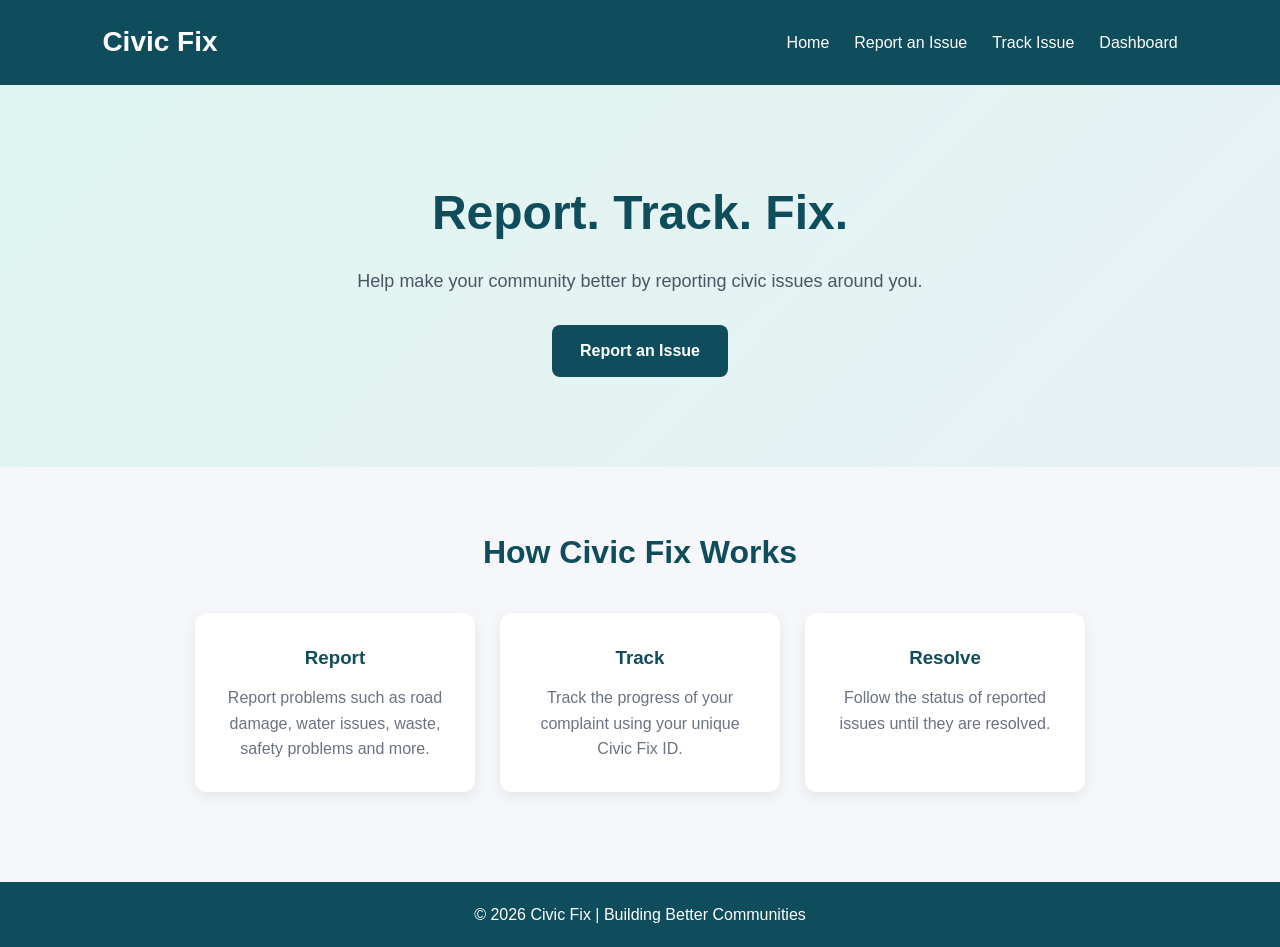
<file: index.html>
<!DOCTYPE html>
<html lang="en">
<head>
    <meta charset="UTF-8">
    <meta name="viewport" content="width=device-width, initial-scale=1.0">

    <title>Civic Fix</title>

    <link rel="stylesheet" href="css/style.css">
</head>

<body>

    <header>
        <h1>Civic Fix</h1>

        <nav>
            <a href="index.html">Home</a>
            <a href="report.html">Report an Issue</a>
            <a href="track.html">Track Issue</a>
            <a href="dashboard.html">Dashboard</a>
        </nav>
    </header>


    <main>

        <section class="hero">

            <h2>Report. Track. Fix.</h2>

            <p>
                Help make your community better by reporting
                civic issues around you.
            </p>

            <a href="report.html" class="button">
                Report an Issue
            </a>

        </section>


        <section class="features">

            <h2>How Civic Fix Works</h2>

            <div class="feature-container">

                <div class="feature-card">
                    <h3> Report</h3>
                    <p>
                        Report problems such as road damage,
                        water issues, waste, safety problems and more.
                    </p>
                </div>

                <div class="feature-card">
                    <h3> Track</h3>
                    <p>
                        Track the progress of your complaint
                        using your unique Civic Fix ID.
                    </p>
                </div>

                <div class="feature-card">
                    <h3> Resolve</h3>
                    <p>
                        Follow the status of reported issues
                        until they are resolved.
                    </p>
                </div>

            </div>

        </section>

    </main>


    <footer>
        <p>© 2026 Civic Fix | Building Better Communities</p>
    </footer>

</body>
</html>
</file>
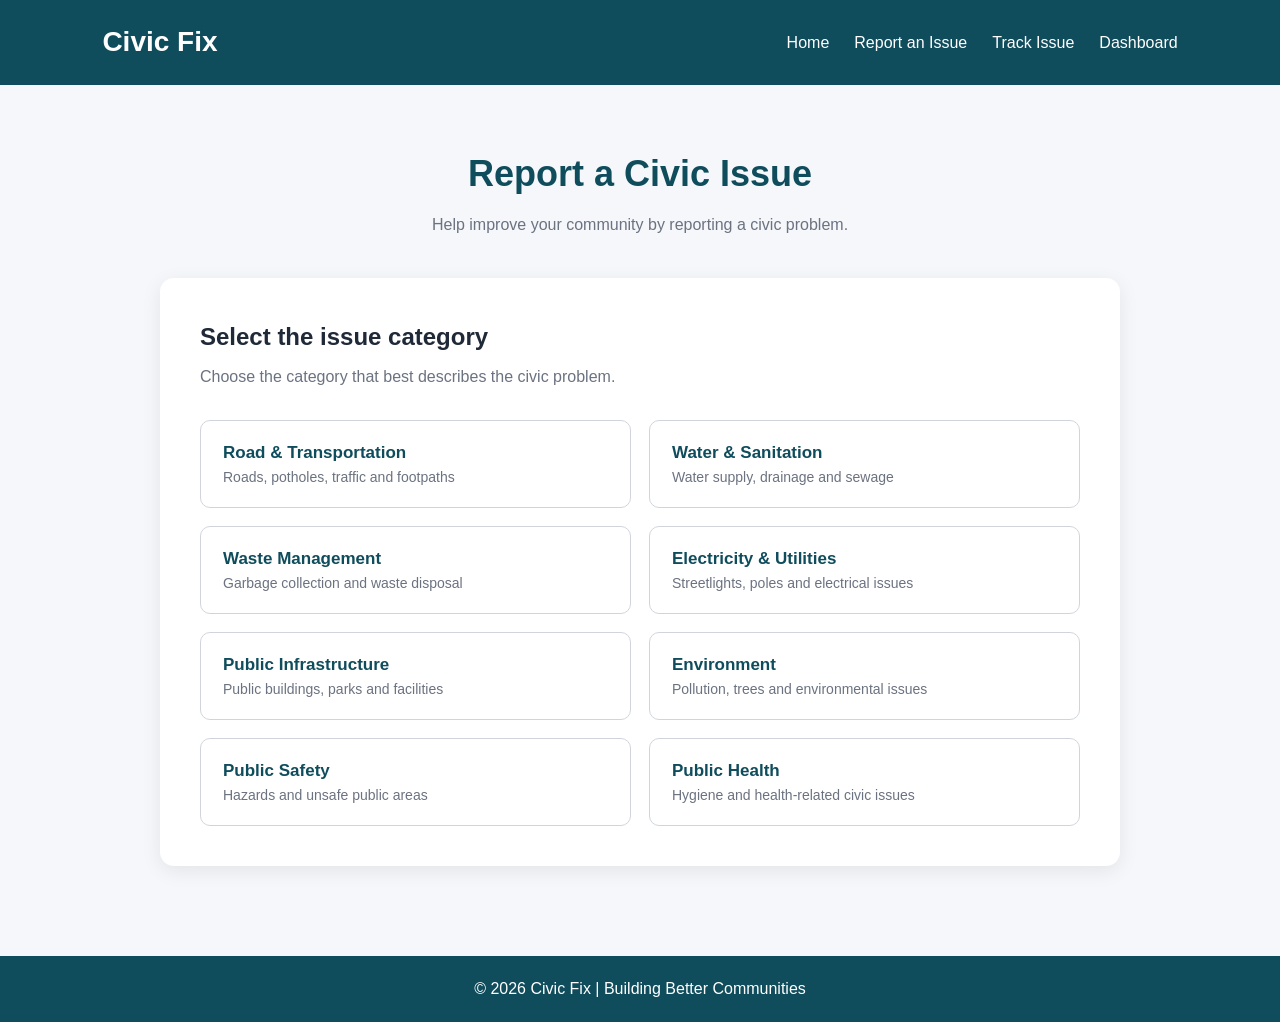
<file: report.html>
<!DOCTYPE html>
<html lang="en">
<head>
    <meta charset="UTF-8">
    <meta name="viewport" content="width=device-width, initial-scale=1.0">

    <title>Report an Issue | Civic Fix</title>

    <link rel="stylesheet" href="css/style.css">
</head>

<body>

    <header>
        <h1>Civic Fix</h1>

        <nav>
            <a href="index.html">Home</a>
            <a href="report.html">Report an Issue</a>
            <a href="track.html">Track Issue</a>
            <a href="dashboard.html">Dashboard</a>
        </nav>
    </header>


    <main>

        <section class="report-section">

            <div class="report-header">
                <h2>Report a Civic Issue</h2>

                <p>
                    Help improve your community by reporting
                    a civic problem.
                </p>
            </div>


            <div class="form-card">

                <h3>Select the issue category</h3>

                <p class="form-description">
                    Choose the category that best describes
                    the civic problem.
                </p>


                <div class="category-grid">

                    <button class="category-card">
                        <strong>Road & Transportation</strong>
                        <span>Roads, potholes, traffic and footpaths</span>
                    </button>

                    <button class="category-card">
                        <strong>Water & Sanitation</strong>
                        <span>Water supply, drainage and sewage</span>
                    </button>

                    <button class="category-card">
                        <strong>Waste Management</strong>
                        <span>Garbage collection and waste disposal</span>
                    </button>

                    <button class="category-card">
                        <strong>Electricity & Utilities</strong>
                        <span>Streetlights, poles and electrical issues</span>
                    </button>

                    <button class="category-card">
                        <strong>Public Infrastructure</strong>
                        <span>Public buildings, parks and facilities</span>
                    </button>

                    <button class="category-card">
                        <strong>Environment</strong>
                        <span>Pollution, trees and environmental issues</span>
                    </button>

                    <button class="category-card">
                        <strong>Public Safety</strong>
                        <span>Hazards and unsafe public areas</span>
                    </button>

                    <button class="category-card">
                        <strong>Public Health</strong>
                        <span>Hygiene and health-related civic issues</span>
                    </button>

                </div>

            </div>

        </section>

    </main>


    <footer>
        <p>© 2026 Civic Fix | Building Better Communities</p>
    </footer>


    <script src="js/report.js"></script>

</body>
</html>
</file>
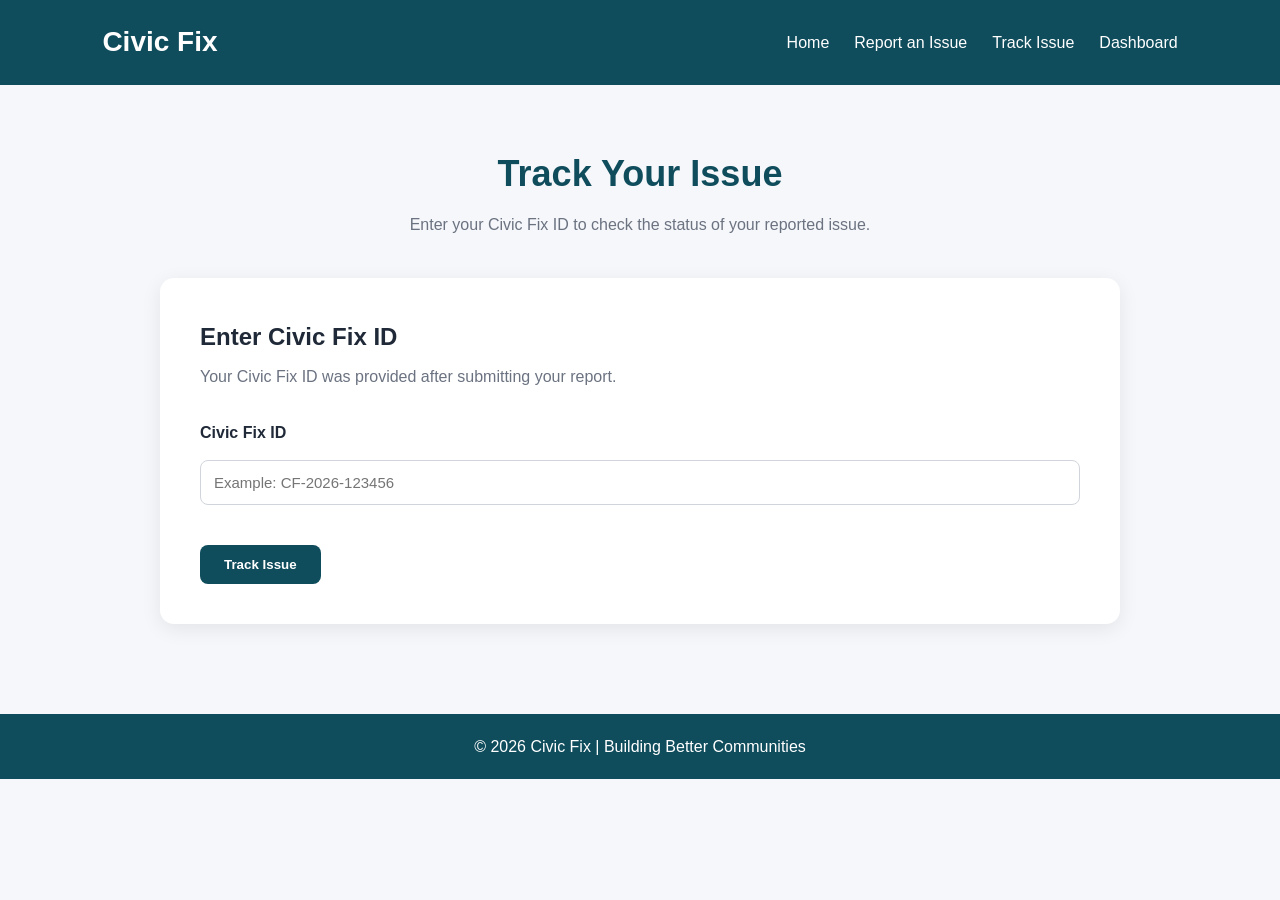
<file: track.html>
<!DOCTYPE html>
<html lang="en">

<head>

    <meta charset="UTF-8">

    <meta name="viewport" content="width=device-width, initial-scale=1.0">

    <title>Track Issue | Civic Fix</title>

    <link rel="stylesheet" href="css/style.css">

</head>


<body>

    <header>

        <h1>Civic Fix</h1>

        <nav>

            <a href="index.html">Home</a>

            <a href="report.html">Report an Issue</a>

            <a href="track.html">Track Issue</a>

            <a href="dashboard.html">Dashboard</a>

        </nav>

    </header>


    <main>

        <section class="report-section">

            <div class="report-header">

                <h2>Track Your Issue</h2>

                <p>
                    Enter your Civic Fix ID to check the status
                    of your reported issue.
                </p>

            </div>


            <div class="form-card">

                <h3>Enter Civic Fix ID</h3>

                <p class="form-description">
                    Your Civic Fix ID was provided after submitting
                    your report.
                </p>


                <label class="upload-label">
                    Civic Fix ID
                </label>


                <input
                    type="text"
                    id="civicFixId"
                    class="location-input"
                    placeholder="Example: CF-2026-123456"
                >


                <button
                    class="continue-button"
                    onclick="trackIssue()"
                >
                    Track Issue
                </button>


                <div id="trackResult"></div>

            </div>

        </section>

    </main>


    <footer>

        <p>
            © 2026 Civic Fix | Building Better Communities
        </p>

    </footer>


    <script src="js/track.js"></script>

</body>

</html>
</file>
<file: css/style.css>
/* =========================
   Civic Fix - Main Styles
   ========================= */

* {
    margin: 0;
    padding: 0;
    box-sizing: border-box;
}

body {
    font-family: Arial, sans-serif;
    background-color: #f5f7fa;
    color: #1f2937;
    line-height: 1.6;
}

/* =========================
   Header
   ========================= */

header {
    background-color: #0f4c5c;
    color: white;
    padding: 20px 8%;
    display: flex;
    justify-content: space-between;
    align-items: center;
}

header h1 {
    font-size: 28px;
}

nav {
    display: flex;
    gap: 25px;
}

nav a {
    color: white;
    text-decoration: none;
    font-weight: 500;
}

nav a:hover {
    text-decoration: underline;
}

/* =========================
   Hero Section
   ========================= */

.hero {
    text-align: center;
    padding: 90px 20px;
    background: linear-gradient(
        135deg,
        #dff6f0,
        #e8f1f5
    );
}

.hero h2 {
    font-size: 48px;
    color: #0f4c5c;
    margin-bottom: 15px;
}

.hero p {
    font-size: 18px;
    max-width: 650px;
    margin: 0 auto 30px;
    color: #4b5563;
}

.button {
    display: inline-block;
    background-color: #0f4c5c;
    color: white;
    padding: 13px 28px;
    border-radius: 8px;
    text-decoration: none;
    font-weight: bold;
}

.button:hover {
    background-color: #083642;
}

/* =========================
   Features
   ========================= */

.features {
    padding: 60px 8%;
    text-align: center;
}

.features h2 {
    font-size: 32px;
    margin-bottom: 35px;
    color: #0f4c5c;
}

.feature-container {
    display: flex;
    justify-content: center;
    gap: 25px;
    flex-wrap: wrap;
}

.feature-card {
    background-color: white;
    width: 280px;
    padding: 30px;
    border-radius: 12px;
    box-shadow: 0 4px 15px rgba(0, 0, 0, 0.08);
}

.feature-card h3 {
    margin-bottom: 12px;
    color: #0f4c5c;
}

.feature-card p {
    color: #6b7280;
}

/* =========================
   Footer
   ========================= */

footer {
    background-color: #0f4c5c;
    color: white;
    text-align: center;
    padding: 20px;
    margin-top: 30px;
}

/* =========================
   Mobile Responsive Design
   ========================= */

@media (max-width: 768px) {

    header {
        flex-direction: column;
        gap: 15px;
        text-align: center;
    }

    nav {
        flex-wrap: wrap;
        justify-content: center;
        gap: 15px;
    }

    .hero {
        padding: 60px 20px;
    }

    .hero h2 {
        font-size: 36px;
    }

    .feature-card {
        width: 100%;
        max-width: 350px;
    }
}
/* =========================
   Report Issue Page
   ========================= */

.report-section {
    max-width: 1000px;
    margin: 0 auto;
    padding: 60px 20px;
}

.report-header {
    text-align: center;
    margin-bottom: 40px;
}

.report-header h2 {
    font-size: 36px;
    color: #0f4c5c;
    margin-bottom: 10px;
}

.report-header p {
    color: #6b7280;
}


/* Progress indicator */

.progress-container {
    display: flex;
    align-items: center;
    justify-content: center;
    margin-bottom: 45px;
}

.progress-step {
    text-align: center;
    color: #9ca3af;
}

.progress-step span {
    display: flex;
    align-items: center;
    justify-content: center;
    width: 36px;
    height: 36px;
    margin: 0 auto 7px;
    border-radius: 50%;
    background-color: #e5e7eb;
    font-weight: bold;
}

.progress-step p {
    font-size: 13px;
}

.progress-step.active {
    color: #0f4c5c;
}

.progress-step.active span {
    background-color: #0f4c5c;
    color: white;
}

.progress-line {
    width: 80px;
    height: 2px;
    background-color: #e5e7eb;
    margin: 0 10px 25px;
}


/* Form card */

.form-card {
    background-color: white;
    padding: 40px;
    border-radius: 14px;
    box-shadow: 0 5px 20px rgba(0, 0, 0, 0.08);
}

.form-card h3 {
    font-size: 24px;
    color: #1f2937;
    margin-bottom: 8px;
}

.form-description {
    color: #6b7280;
    margin-bottom: 30px;
}


/* Category grid */

.category-grid {
    display: grid;
    grid-template-columns: repeat(2, 1fr);
    gap: 18px;
}

.category-card {
    text-align: left;
    background-color: white;
    border: 1px solid #d1d5db;
    border-radius: 10px;
    padding: 22px;
    cursor: pointer;
    transition: 0.2s ease;
}

.category-card:hover {
    border-color: #0f4c5c;
    box-shadow: 0 4px 12px rgba(15, 76, 92, 0.12);
}

.category-card strong {
    display: block;
    color: #0f4c5c;
    font-size: 17px;
    margin-bottom: 6px;
}

.category-card span {
    color: #6b7280;
    font-size: 14px;
}


/* Mobile */

@media (max-width: 768px) {

    .report-section {
        padding: 40px 15px;
    }

    .report-header h2 {
        font-size: 30px;
    }

    .form-card {
        padding: 25px;
    }

    .category-grid {
        grid-template-columns: 1fr;
    }

    .progress-line {
        width: 25px;
        margin-left: 5px;
        margin-right: 5px;
    }
}
/* =========================
   Problem Selection
   ========================= */

.problem-grid {
    display: grid;
    grid-template-columns: repeat(2, 1fr);
    gap: 15px;
    margin-top: 25px;
}

.problem-card {
    background-color: white;
    border: 1px solid #d1d5db;
    border-radius: 10px;
    padding: 18px;
    text-align: left;
    font-size: 15px;
    color: #1f2937;
    cursor: pointer;
    transition: 0.2s ease;
}

.problem-card:hover {
    border-color: #0f4c5c;
    background-color: #f5fafb;
    transform: translateY(-2px);
}

.back-button {
    margin-top: 25px;
    padding: 11px 20px;
    border: none;
    border-radius: 8px;
    background-color: #e5e7eb;
    color: #374151;
    cursor: pointer;
}

.back-button:hover {
    background-color: #d1d5db;
}


/* Mobile */

@media (max-width: 768px) {

    .problem-grid {
        grid-template-columns: 1fr;
    }

}
/* =========================
   Evidence Upload
   ========================= */

.upload-section {
    margin-top: 25px;
}

.upload-label {
    display: block;
    font-weight: bold;
    color: #1f2937;
    margin-top: 20px;
    margin-bottom: 6px;
}

.upload-help {
    color: #6b7280;
    font-size: 14px;
    margin-bottom: 10px;
}

.upload-section input[type="file"] {
    width: 100%;
    padding: 12px;
    border: 1px solid #d1d5db;
    border-radius: 8px;
    background-color: #f9fafb;
}

.image-preview {
    display: grid;
    grid-template-columns: repeat(5, 1fr);
    gap: 12px;
    margin-top: 20px;
}

.preview-image {
    width: 100%;
    height: 100px;
    object-fit: cover;
    border-radius: 8px;
    border: 1px solid #d1d5db;
}

.continue-button {
    margin-top: 25px;
    padding: 12px 24px;
    border: none;
    border-radius: 8px;
    background-color: #0f4c5c;
    color: white;
    font-weight: bold;
    cursor: pointer;
}

.continue-button:hover {
    background-color: #083642;
}

.skip-button {
    margin-top: 25px;
    margin-left: 10px;
    padding: 12px 24px;
    border: 1px solid #d1d5db;
    border-radius: 8px;
    background-color: white;
    color: #374151;
    cursor: pointer;
}

.skip-button:hover {
    background-color: #f3f4f6;
}


/* Mobile */

@media (max-width: 768px) {

    .image-preview {
        grid-template-columns: repeat(2, 1fr);
    }

}
/* =========================
   Location
   ========================= */

.location-button {
    width: 100%;
    padding: 14px;
    border: none;
    border-radius: 8px;
    background-color: #0f4c5c;
    color: white;
    font-weight: bold;
    cursor: pointer;
}

.location-button:hover {
    background-color: #083642;
}

.location-divider {
    text-align: center;
    margin: 20px 0;
    color: #9ca3af;
    font-size: 13px;
    font-weight: bold;
}

.location-input {
    width: 100%;
    padding: 13px;
    margin-top: 8px;
    margin-bottom: 15px;
    border: 1px solid #d1d5db;
    border-radius: 8px;
    font-size: 15px;
}

.location-input:focus,
.problem-textarea:focus {
    outline: none;
    border-color: #0f4c5c;
}

.location-status {
    margin-top: 12px;
    padding: 10px;
    color: #0f4c5c;
    font-size: 14px;
}


/* =========================
   Severity
   ========================= */

.severity-grid {
    display: grid;
    grid-template-columns: repeat(2, 1fr);
    gap: 15px;
    margin-top: 25px;
}

.severity-card {
    text-align: left;
    background-color: white;
    border: 1px solid #d1d5db;
    border-radius: 10px;
    padding: 20px;
    cursor: pointer;
    transition: 0.2s ease;
}

.severity-card:hover {
    border-color: #0f4c5c;
    background-color: #f5fafb;
    transform: translateY(-2px);
}

.severity-card strong {
    display: block;
    color: #0f4c5c;
    font-size: 17px;
    margin-bottom: 7px;
}

.severity-card span {
    color: #6b7280;
    font-size: 14px;
}


/* =========================
   Review
   ========================= */

.review-section {
    background-color: #f9fafb;
    border: 1px solid #e5e7eb;
    border-radius: 10px;
    padding: 20px;
    margin-top: 25px;
}

.review-section p {
    margin-bottom: 12px;
    color: #374151;
}


/* =========================
   Mobile
   ========================= */

@media (max-width: 768px) {

    .severity-grid {
        grid-template-columns: 1fr;
    }

}
/* =========================
   Review Actions
   ========================= */

.review-actions {
    display: flex;
    gap: 12px;
    margin-top: 25px;
    flex-wrap: wrap;
}

.review-actions .back-button,
.review-actions .continue-button {
    margin-top: 0;
}
/* =========================
   Submission Success
   ========================= */

.submission-success {
    text-align: center;
    padding: 20px;
}

.submission-success h3 {
    font-size: 28px;
    color: #0f4c5c;
    margin-bottom: 15px;
}

.submission-success p {
    color: #6b7280;
    margin-bottom: 20px;
}


.civic-id-box {
    background-color: #f0f7f8;
    border: 1px solid #c7dfe3;
    border-radius: 10px;
    padding: 20px;
    margin: 25px auto;
    max-width: 400px;
}

.civic-id-box span {
    display: block;
    color: #6b7280;
    font-size: 14px;
    margin-bottom: 8px;
}

.civic-id-box strong {
    display: block;
    color: #0f4c5c;
    font-size: 26px;
    letter-spacing: 1px;
}


.submission-actions {
    display: flex;
    justify-content: center;
    gap: 12px;
    flex-wrap: wrap;
    margin-top: 25px;
}

.submission-actions a {
    text-decoration: none;
    display: inline-block;
}


@media (max-width: 768px) {

    .submission-success {
        padding: 10px;
    }

    .civic-id-box strong {
        font-size: 22px;
    }

    .submission-actions {
        flex-direction: column;
    }

    .submission-actions a {
        width: 100%;
        text-align: center;
    }

}
/* =========================
   Track Issue
   ========================= */

.track-message {
    margin-top: 20px;
    padding: 14px;
    border-radius: 8px;
    text-align: center;
}


.track-message.error {
    background-color: #fef2f2;
    color: #991b1b;
    border: 1px solid #fecaca;
}


.track-result-card {
    margin-top: 30px;
    padding: 25px;
    background-color: #f9fafb;
    border: 1px solid #e5e7eb;
    border-radius: 12px;
}


.track-result-card h3 {
    color: #0f4c5c;
    margin-bottom: 15px;
}


.track-id {
    display: inline-block;
    padding: 10px 16px;
    background-color: #e8f3f5;
    color: #0f4c5c;
    border-radius: 8px;
    font-weight: bold;
    letter-spacing: 1px;
    margin-bottom: 20px;
}


.track-details p {
    margin-bottom: 10px;
    color: #374151;
}


.status-container {
    margin-top: 30px;
}


.status-container h4 {
    color: #1f2937;
    margin-bottom: 20px;
}


.status-timeline {
    display: flex;
    align-items: flex-start;
    justify-content: center;
    overflow-x: auto;
}


.status-step {
    min-width: 85px;
    text-align: center;
    color: #9ca3af;
}


.status-step span {
    display: flex;
    align-items: center;
    justify-content: center;

    width: 34px;
    height: 34px;

    margin: 0 auto 8px;

    border-radius: 50%;

    background-color: #e5e7eb;

    font-weight: bold;
}


.status-step.active {
    color: #0f4c5c;
}


.status-step.active span {
    background-color: #0f4c5c;
    color: white;
}


.status-step p {
    font-size: 12px;
}


.status-line {
    width: 45px;
    height: 2px;
    background-color: #e5e7eb;
    margin-top: 16px;
}


@media (max-width: 768px) {

    .track-result-card {
        padding: 20px;
    }

    .status-timeline {
        justify-content: flex-start;
    }

}
</file>
